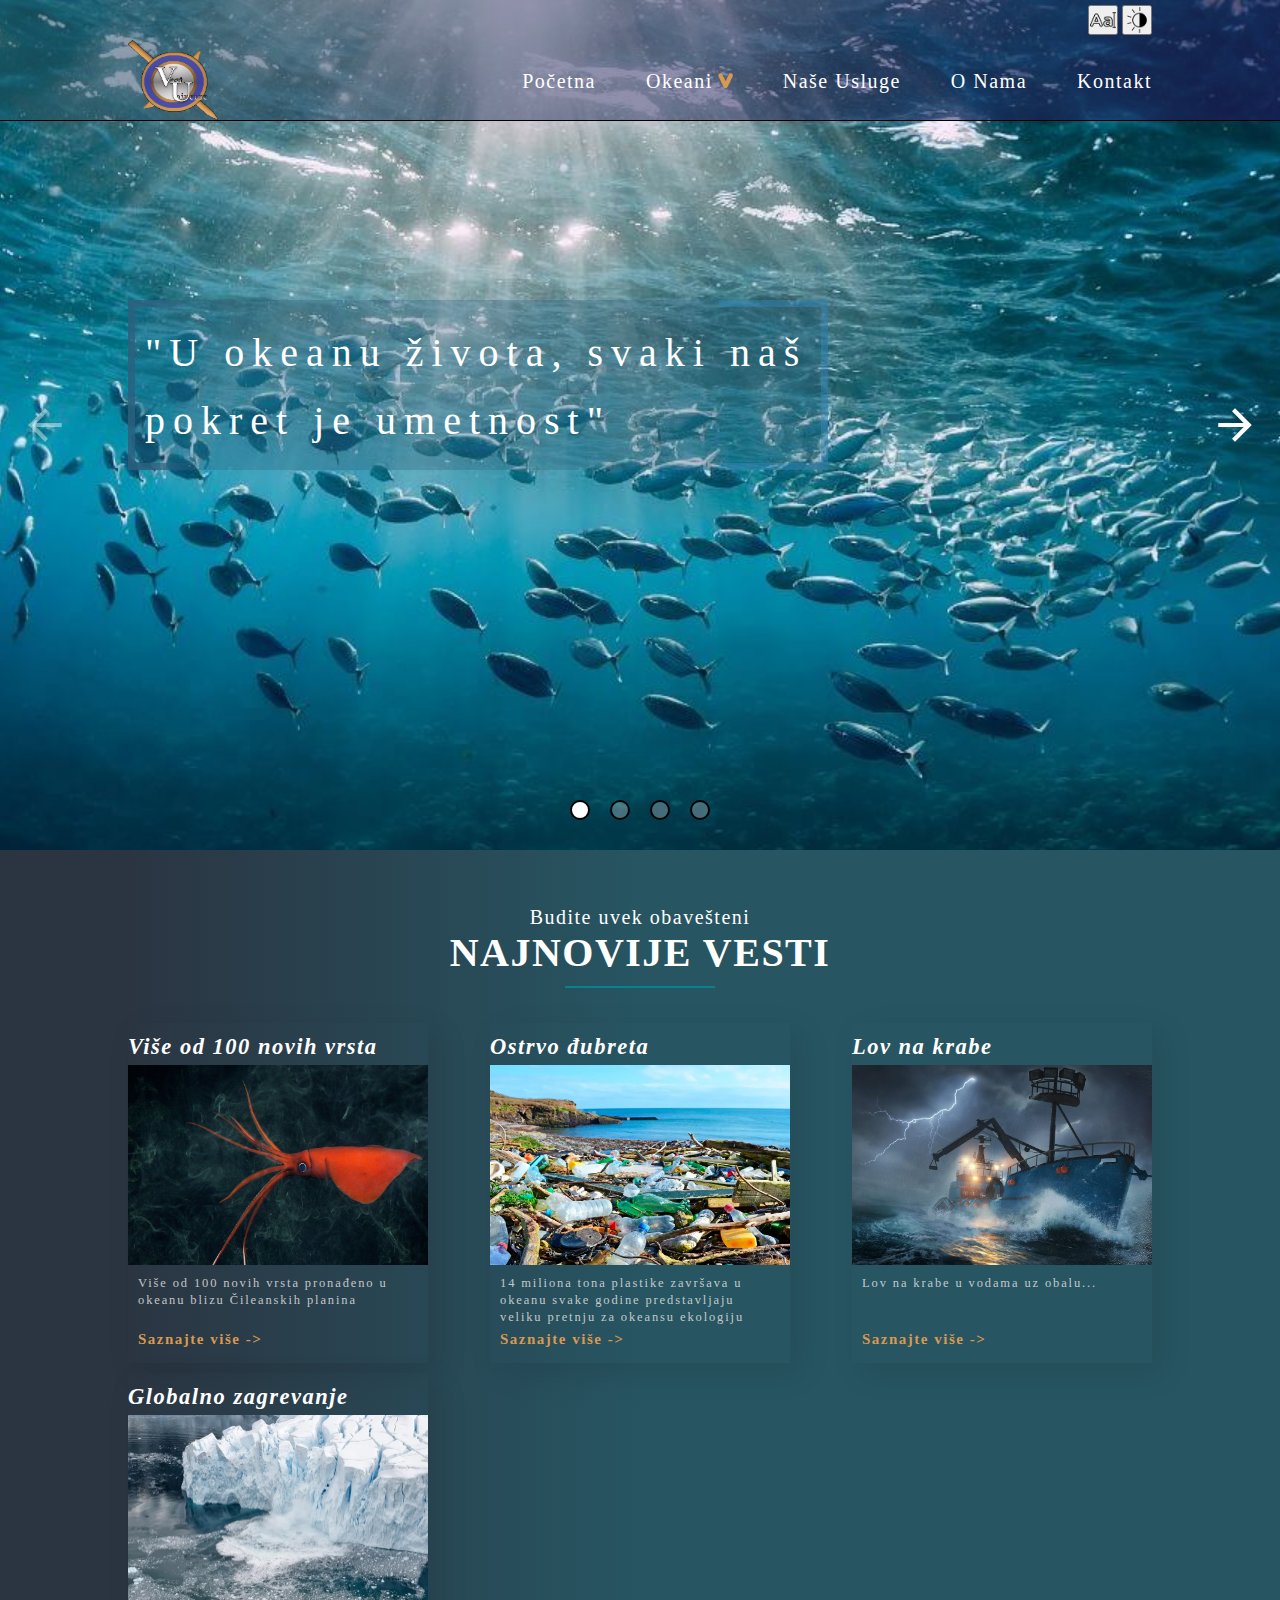
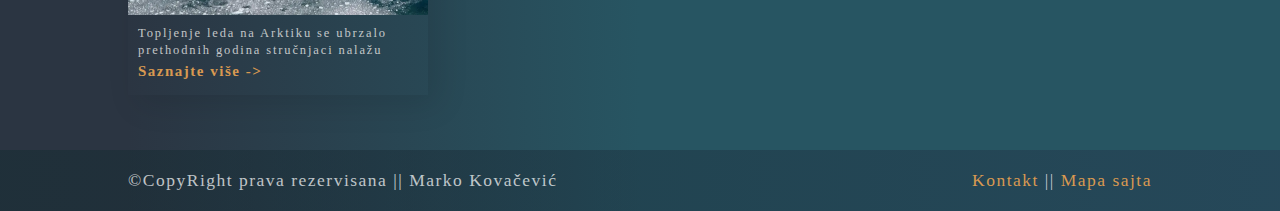
<file: index.html>
<!DOCTYPE html>
<html lang="en">
<head>
    <meta charset="UTF-8">
    <meta http-equiv="X-UA-Compatible" content="IE=edge">
    <meta name="viewport" content="width=device-width, initial-scale=1.0">
    <meta name="description" content="Kompanija Vast Universe, okeani, najnovije vesti i dešavanja na vodenim površinama">
    <link rel="stylesheet" href="./style.css">
    <link id="font" rel="stylesheet" href="./FrontEnd/src/zajednicko/promenljive/fontNormalni.css">
    <link id="boje" rel="stylesheet" href="./FrontEnd/src/zajednicko/promenljive/paletaBoja1.css">
    <link rel="stylesheet" href="./FrontEnd/src/stranice/pocetna/pocetna.css">
    <link rel="stylesheet" href="./FrontEnd/src/stranice/pocetna/pocetnaMquery.css">
    <link rel="stylesheet" href="./FrontEnd/src/zajednicko/navigacija/header.css">
    <link rel="stylesheet" href="./FrontEnd/src/zajednicko/navigacija/headerMquery.css">
    <link rel="stylesheet" href="./FrontEnd/src/zajednicko/footer/footer.css">
    <title>Okeani</title>
</head>
<body id="body">
    <!--Navigation-->
    <nav class="navigacija">
            <div class="dodatneOpcije container">
                <button id="promeniFont"><img src="./FrontEnd/slike/font.png"></button>
                <button id="promeniPaletu"><img src="./FrontEnd/slike/svetlo-tamno.png"></button>
            </div>
        <div class="navigacija__container container">
        <button type="button" class="navigacija__dugme" title="hamburgerButton">
            <span class="navigacija__spanLinija"></span>
            <span class="navigacija__spanLinija"></span>
            <span class="navigacija__spanLinija"></span>
        </button>
        <img class="navigacija__ikonica" src="./FrontEnd/slike/Ikonica.png" alt="icon.png">
     <div class="navigacija__paket">
        <ul class="navigacija__lista navigacija__sakrijNav">
            <li class="navigacija__lista-li"><a class="navigacija__list-link" href="./index.html">Početna</a></li>
            <li class="navigacija__lista-li"><a class="navigacija__list-link" href="#/">Okeani</a><img tabindex="0" aria-expanded ="false" tabindex="0" class="navigacija__link-dugme" src="./FrontEnd/slike/strelica-dole.png" alt="strelica-dole.png"></li>
                <li class="sekundarnaNavigacija" style="display:none">
                    <ul>
                        <li class=""><a href="./FrontEnd/src/stranice/AtlantskiOkean/AtlantskiOkean.html">Atlantski okean</a></li>
                        <li class=""><a href="./FrontEnd/src/stranice/TihiOkean/TihiOkean.html">Tihi okean</a></li>
                        <li class=""><a href="./FrontEnd/src/stranice/IndijskiOkean/IndijskiOkean.html">Indijski okean</a></li>
                        <li class=""><a href="./FrontEnd/src/stranice/ArktickiOkean/ArktickiOkean.html">Arktički okean</a></li>
                        <li class=""><a href="./FrontEnd/src/stranice/AntartickiOkean/AntartickiOkean.html">Antarktički okean</a></li>
                    </ul>
                </li>
            <li class="navigacija__lista-li"><a class="navigacija__lista-link" href="./FrontEnd/src/stranice/NaseUsluge/usluge.html">Naše Usluge</a></li>
            <li class="navigacija__lista-li"><a class="navigacija__lista-link" href="./FrontEnd/src/stranice/oNama/oNama.html">O Nama</a></li>
            <li class="navigacija__lista-li"><a class="navigacija__lista-link" href="./FrontEnd/src/stranice/kontakt/kontakt.html">Kontakt</a></li>
        </ul>
    </div>
  </div>
</nav>
<!--Sekcija Naslov-->
<section class="naslov">
    <div class="naslov__dugmadOmotac">
         <button type="button" class="naslov__dugme naslov__dugme--nazad je-sakriveno"><span class="font-ikonice strelica-nazad je-sakriveno">arrow_backward</span></button>
         <button type="button" class="naslov__dugme naslov__dugme--napred"><span class="font-ikonice strelica-napred">arrow_forward</span></button>
   </div>
 <div class="naslov__slajder">
    <img class="naslov__img trenutni-slajd" src="./FrontEnd/slike/okean1.jpg" alt="okean-slika1.jpg">
    <img loading="lazy" class="naslov__img" src="./FrontEnd/slike/okean2.jpg" alt="okean-slika2.jpg">
    <img loading="lazy" class="naslov__img" src="./FrontEnd/slike/okean3.jpg" alt="okean-slika3.jpg">
    <img loading="lazy" class="naslov__img" src="./FrontEnd/slike/okean4.webp" alt="okean-slika4.webp">
 </div>
    <div class="naslov__container">
        <div class="container">      
        <div class="naslov__text-dugme">
            <p class="naslov__text">"U okeanu života, svaki naš pokret je umetnost"</p>
        </div>
        <div class="naslov__ul">
            <button aria-label="prikaži sliku 1" class="naslov__carousel-lista trenutni-slajd"></button>
            <button aria-label="prikaži sliku 2" class="naslov__carousel-lista"></button>
            <button aria-label="prikaži sliku 3" class="naslov__carousel-lista"></button>
            <button aria-label="prikaži sliku 4" class="naslov__carousel-lista"></button>
        </div>
     </div>
   </div>
</section>
<section class="novosti">
    <div class="container">
       <div class="naslovniDeo">
            <h5>
                Budite uvek obavešteni
            </h5>
            <h2 class="novosti__naslov">
                NAJNOVIJE VESTI
            </h2>
            <hr>
       </div>
      <div class="novosti__sveKarteContainer">
        <!-- Novosti/Vesti se ispisuju ovde kroz json-> JS -->
      </div>
   </div>
</section>
    <footer class="footer">
        <div class="footer__container container">
         <div>
            <p>©CopyRight prava rezervisana || Marko Kovačević</p>
        </div>
        <div>
            <a href="./FrontEnd/src/stranice/kontakt/kontakt.html">Kontakt</a> || <a href="#">Mapa sajta</a>
        </div>
    </div>
    </footer>
<script src="./FrontEnd/src/stranice/pocetna/pocetna.js" type="module"></script>
<script src="./FrontEnd/src/zajednicko/navigacija/header-pocetna.js"></script>
</body>
</html>
</file>
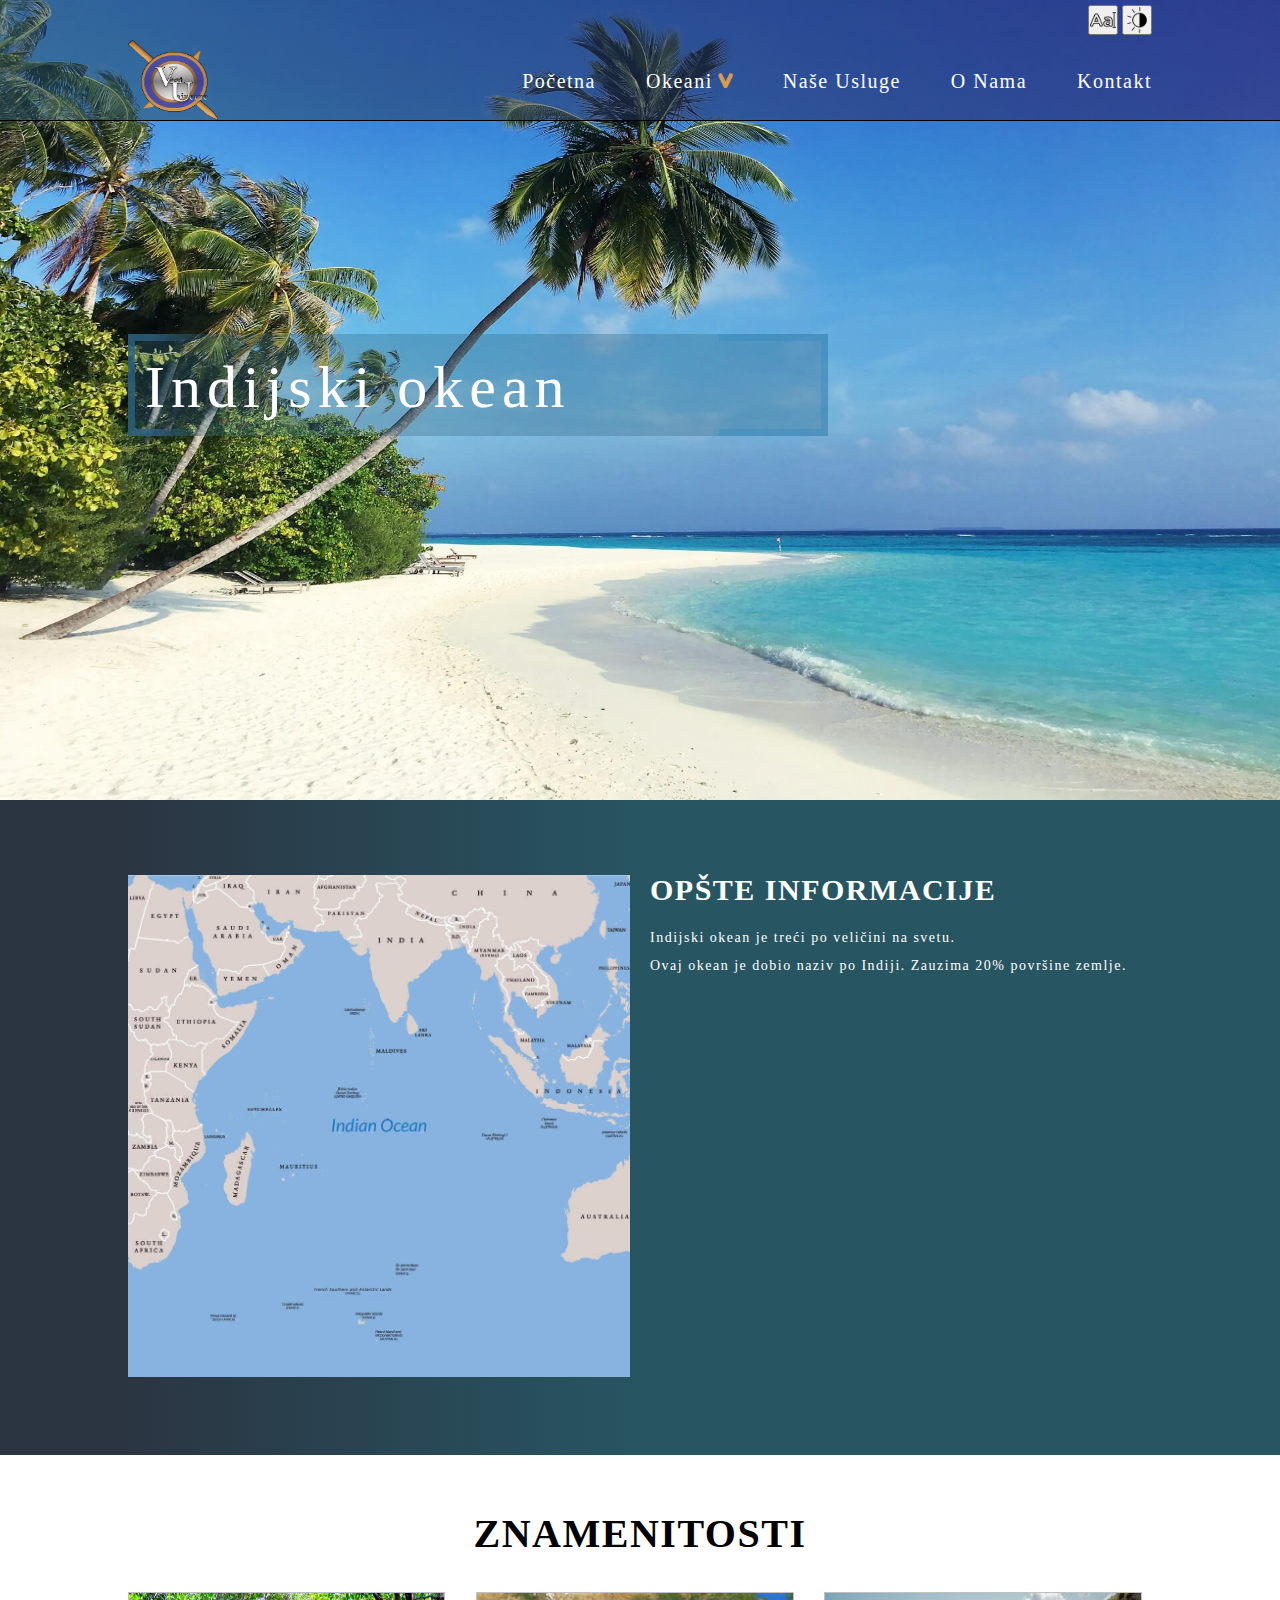
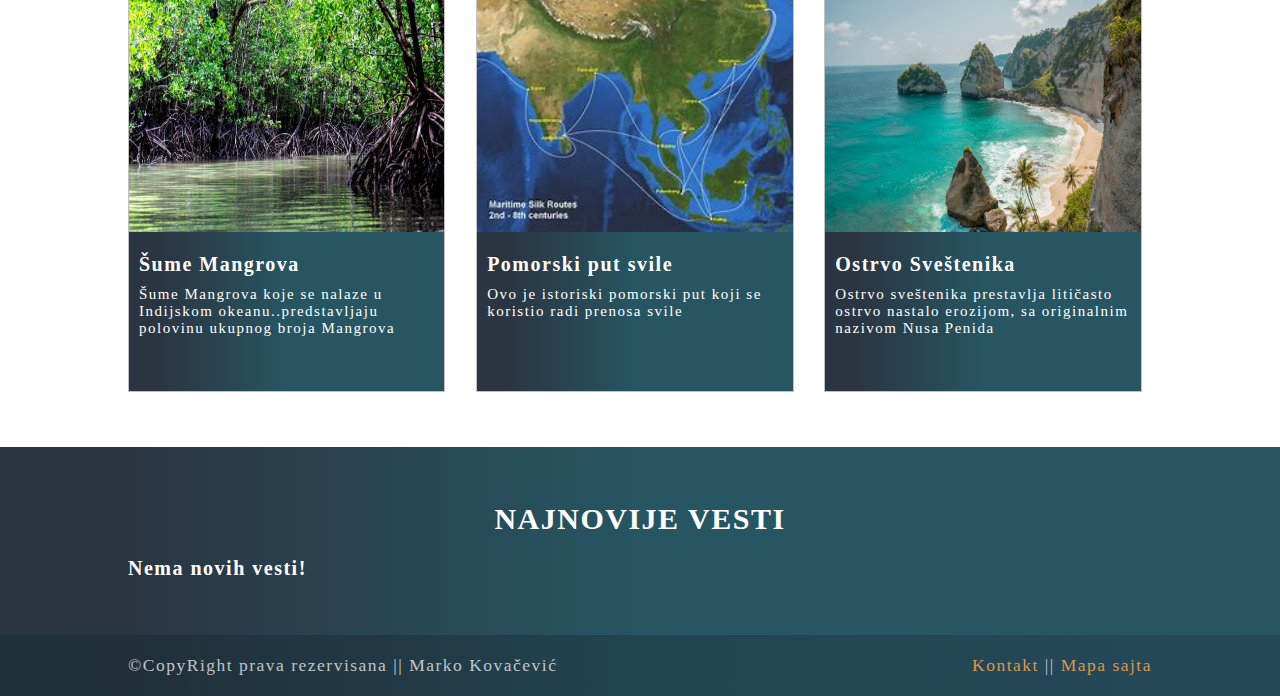
<file: FrontEnd/src/stranice/IndijskiOkean/IndijskiOkean.html>
<!DOCTYPE html>
<html lang="en">
<head>
    <meta charset="UTF-8">
    <meta name="viewport" content="width=device-width, initial-scale=1.0">
    <meta name="description" content="Kompanija Vast Universe, okeani, najnovije vesti i dešavanja na vodenim površinama">
    <link rel="stylesheet" href="../../../../style.css">
    <link id="font" rel="stylesheet" href="../../zajednicko/promenljive/fontNormalni.css">
    <link id="boje" rel="stylesheet" href="../../zajednicko/promenljive/paletaBoja1.css">
    <link rel="stylesheet" href="../../zajednicko/navigacija/header.css">
    <link rel="stylesheet" href="../../zajednicko/navigacija/headerMquery.css">
    <link rel="stylesheet" href="../../zajednicko/footer/footer.css">
    <link rel="stylesheet" href="./IndijskiOkean.css">
    <link rel="stylesheet" href="./IndijskiOkean-mquery.css">
    <title>Antarkticki okean</title>
</head>
<body id="body">
    <!-- Navigacija -->
    <nav class="navigacija">
        <div class="dodatneOpcije container">
            <button id="promeniFont"><img src="../../../slike/font.png"></button>
            <button id="promeniPaletu"><img src="../../../slike/svetlo-tamno.png"></button>
        </div>
        <div class="navigacija__container container">
        <button type="button" class="navigacija__dugme" title="hamburgerButton">
            <span class="navigacija__spanLinija"></span>
            <span class="navigacija__spanLinija"></span>
            <span class="navigacija__spanLinija"></span>
        </button>
        <img class="navigacija__ikonica" src="../../../slike/Ikonica.png" alt="icon.png">
     <div class="navigacija__paket">
        <ul class="navigacija__lista navigacija__sakrijNav">
            <li class="navigacija__lista-li"><a class="navigacija__lista-link" href="../../../../index.html">Početna</a></li>
            <li class="navigacija__lista-li"><a class="navigacija__lista-link" href="#/">Okeani</a><img tabindex="0" aria-expanded ="false" tabindex="0" class="navigacija__link-dugme" src="../../../slike/strelica-dole.png" alt="strelica-dole.png"></li>
                <li class="sekundarnaNavigacija" style="display:none">
                    <ul>
                        <li class=""><a href="../AtlantskiOkean/AtlantskiOkean.html">Atlantski okean</a></li>
                        <li class=""><a href="../TihiOkean/TihiOkean.html">Tihi okean</a></li>
                        <li class=""><a href="../IndijskiOkean/IndijskiOkean.html">Indijski okean</a></li>
                        <li class=""><a href="../ArktickiOkean/ArktickiOkean.html">Arktički okean</a></li>
                        <li class=""><a href="../AntartickiOkean/AntartickiOkean.html">Antarktički okean</a></li>
                    </ul>
                </li>
            <li class="navigacija__lista-li"><a class="navigacija__lista-link" href="../NaseUsluge/usluge.html">Naše Usluge</a></li>
            <li class="navigacija__lista-li"><a class="navigacija__lista-link" href="../oNama/oNama.html">O Nama</a></li>
            <li class="navigacija__lista-li"><a class="navigacija__lista-link" href="../kontakt/kontakt.html">Kontakt</a></li>
        </ul>
    </div>
  </div>
</nav>
<!-- Sekcija -->
    <section class="naslov">
            <div class="naslov__img">
                <img src="../../../slike/Indijski-Okean.jpg" alt="atlanticki-okean.jpg">
            </div>  
         <div class="naslov__container">
            <div class="container"> 
                <div class="naslov__textCont">
                    <p class="naslov__text">Indijski okean</p>
               </div>
        </div>
    </div>
    </section>
    <section class="okean">
        <div class="okean__sadrzaj container">
                <div class="okean__info">
                    <div class="okean__image">
                        <img src="../../../slike/indijski-okean-mapa.jpg" alt="indijski-okean-mapa.jpg">
                    </div>
                    <div class="okean__textCont">
                        <h3 class="okean__naslov">OPŠTE INFORMACIJE</h3>
                        <p>
                            Indijski okean je treći po veličini na svetu. <br>
                            Ovaj okean je dobio naziv po Indiji. Zauzima 20% površine zemlje.
                         </p>
                    </div>
                </div>
        </div>
    </section>
    <section class="znamenitosti">
        <div class="znamenitosti__container container">
                    <h2 class="znamenitosti__naslov">ZNAMENITOSTI</h2>
            </div>
            <div class="znamenitosti__karticeCont container">
                <!-- Karte se generišu ovde -->
            </div>
    </section> 
    <section class="novosti">
        <div class="container">
           <div class="naslovniDeo">
                <h3 class="novosti__naslov">
                    NAJNOVIJE VESTI
                </h3>
           </div>
          <div class="novosti__sveKarteContainer">
            <!-- Novosti/Vesti se ispisuju ovde kroz json-> JS -->
          </div>
       </div>
    </section>
    <footer class="footer">
        <div class="footer__container container">
         <div>
            <p>©CopyRight prava rezervisana || Marko Kovačević</p>
        </div>
        <div>
            <a href="../kontakt/kontakt.html">Kontakt</a> || <a href="#">Mapa sajta</a>
        </div>
    </div>
    <script src="../../zajednicko/navigacija/header.js"></script>
    <script type="module" src="./IndijskiOkean.js"></script>
</body>
</html>
</file>
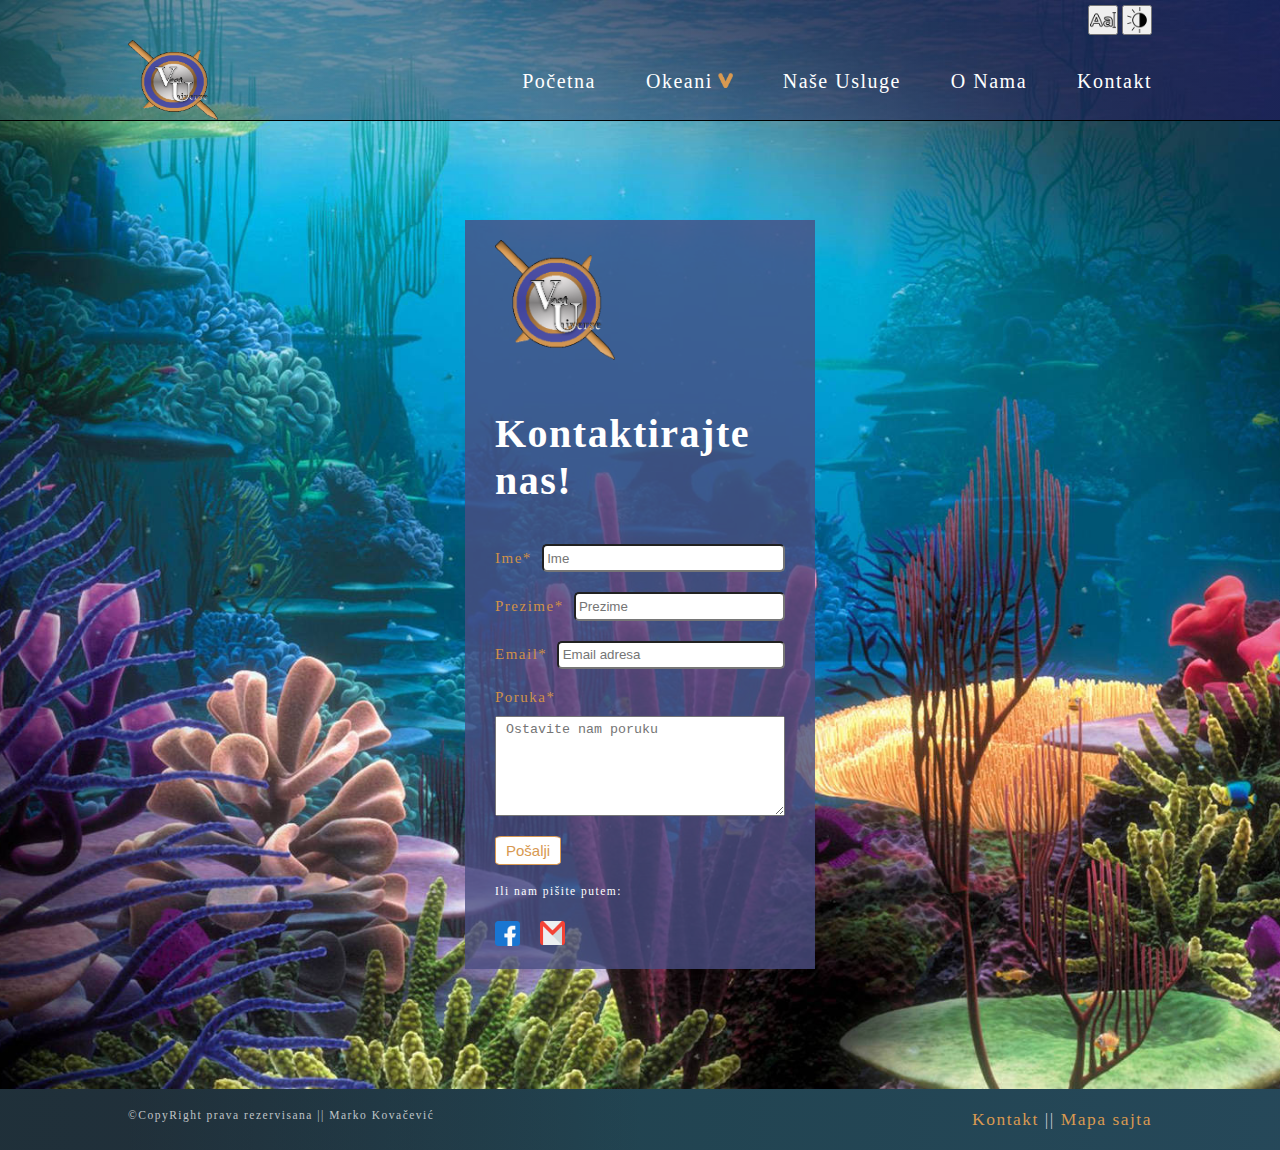
<file: FrontEnd/src/stranice/kontakt/kontakt.html>
<!DOCTYPE html>
<html lang="en">
<head>
    <meta charset="UTF-8">
    <meta name="viewport" content="width=device-width, initial-scale=1.0">
    <meta name="description" content="Kompanija Vast Universe, okeani, najnovije vesti i dešavanja na vodenim površinama">
    <link rel="stylesheet" href="../../../../style.css">
    <link id="font" rel="stylesheet" href="../../zajednicko/promenljive/fontNormalni.css">
    <link id="boje" rel="stylesheet" href="../../zajednicko/promenljive/paletaBoja1.css">
    <link rel="stylesheet" href="../../zajednicko/navigacija/header.css">
    <link rel="stylesheet" href="../../zajednicko/navigacija/headerMquery.css">
    <link rel="stylesheet" href="../../zajednicko/footer/footer.css">
    <link rel="stylesheet" href="./kontakt.css">
    <link rel="stylesheet" href="./kontakt-mquery.css">
    <title>Kontakt</title>
</head>
<body id="body">
        <!--Navigation-->
        <nav class="navigacija">
            <div class="dodatneOpcije container">
                <button id="promeniFont"><img src="../../../slike/font.png"></button>
                <button id="promeniPaletu"><img src="../../../slike/svetlo-tamno.png"></button>
            </div>
            <div class="navigacija__container container">
            <button type="button" class="navigacija__dugme" title="hamburgerButton">
                <span class="navigacija__spanLinija"></span>
                <span class="navigacija__spanLinija"></span>
                <span class="navigacija__spanLinija"></span>
            </button>
            <img class="navigacija__ikonica" src="../../../slike/Ikonica.png" alt="icon.png">
         <div class="navigacija__paket">
            <ul class="navigacija__lista navigacija__sakrijNav">
                <li class="navigacija__lista-li"><a class="navigacija__lista-link" href="../../../../index.html">Početna</a></li>
                <li class="navigacija__lista-li"><a class="navigacija__lista-link" href="#/">Okeani</a><img tabindex="0" aria-expanded ="false" tabindex="0" class="navigacija__link-dugme" src="../../../slike/strelica-dole.png" alt="strelica-dole.png"></li>
                    <li class="sekundarnaNavigacija" style="display:none">
                        <ul>
                            <li class=""><a href="../AtlantskiOkean/AtlantskiOkean.html">Atlantski okean</a></li>
                            <li class=""><a href="../TihiOkean/TihiOkean.html">Tihi okean</a></li>
                            <li class=""><a href="../IndijskiOkean/IndijskiOkean.html">Indijski okean</a></li>
                            <li class=""><a href="../ArktickiOkean/ArktickiOkean.html">Arktički okean</a></li>
                            <li class=""><a href="../AntartickiOkean/AntartickiOkean.html">Antarktički okean</a></li>
                        </ul>
                    </li>
                <li class="navigacija__lista-li"><a class="navigacija__lista-link" href="../NaseUsluge/usluge.html">Naše Usluge</a></li>
                <li class="navigacija__lista-li"><a class="navigacija__lista-link" href="../oNama/oNama.html">O Nama</a></li>
                <li class="navigacija__lista-li"><a class="navigacija__lista-link" href="../kontakt/kontakt.html">Kontakt</a></li>
            </ul>
        </div>
      </div>
    </nav>
 <section class="kontakt">
    <form class="kontakt__forma" method="POST" action="#">
        <div class="logo-paket">
            <img src="../../../slike/Ikonica.png" alt="logo.png">
        </div>
        <h1>Kontaktirajte nas!</h1>
    <div class="kontakt__inputPoljaILabel">
        <div class="kontakt__inputContainer">
            <label for="Ime">Ime*</label>
            <input name="Ime" id="ime" type="text" pattern="[A-Za-z]{1,20}" maxlength="20" placeholder="Ime" required  oninvalid="this.setCustomValidity('Molimo vas unesite 1 do 20 karaktera')" oninput="setCustomValidity('')">
        </div>
        <div class="kontakt__inputContainer">
            <label for="Prezime">Prezime*</label>
            <input name="Prezime" id="prezime" type="text" pattern="[A-Za-z]{1,20}" maxlength="20" placeholder="Prezime" required  oninvalid="this.setCustomValidity('Molimo vas unesite 1 do 20 karaktera')" oninput="setCustomValidity('')">
        </div>
        <div class="kontakt__inputContainer">
            <label for="Email">Email*</label>
            <input name="Email" id="email" type="email" placeholder="Email adresa" required  oninvalid="this.setCustomValidity('Molimo vas unesite ispravnu Email adresu')" oninput="setCustomValidity('')">
        </div>
        <div class="kontakt__inputContainer kontakt__inputContainer--poruka">
            <label for="Poruka">Poruka*</label>
            <textarea id="poruka" name="Poruka" required placeholder="Ostavite nam poruku" pattern="[A-Za-z]{1,1000}" oninvalid="this.setCustomValidity('Molimo vas unesite komentar')" oninput="setCustomValidity('')"></textarea>
        </div>
    </div>
        <button type="submit" id="formaDugme" class="dugme">Pošalji</button>
        <div>
            <p>Ili nam pišite putem:</p>
        </div>
        <div class="kontakt__ikonice">
         <div class="kontakt__ikonica">
            <a class="kontakt__ikonica" href="#"><img src="../../../slike/facebook.png" alt="facebook.png"></a>
         </div>
        <div class="kontakt__ikonica kontakt__ikonica--email">
            <a class="kontakt__ikonica kontakt__ikonica--email" href="#"><img src="../../../slike/email-icon.png" alt="email-icon.png"></a>
        </div>
      </div>
    </form>
 </section>
 <footer class="footer">
    <div class="footer__container container">
     <div>
        <p>©CopyRight prava rezervisana || Marko Kovačević</p>
    </div>
    <div>
        <a href="../kontakt/kontakt.html">Kontakt</a> || <a href="#">Mapa sajta</a>
    </div>
</div>
</body>
<script src="./kontakt.js"></script>
<script src="../../zajednicko/navigacija/header.js"></script>
</html>
</file>
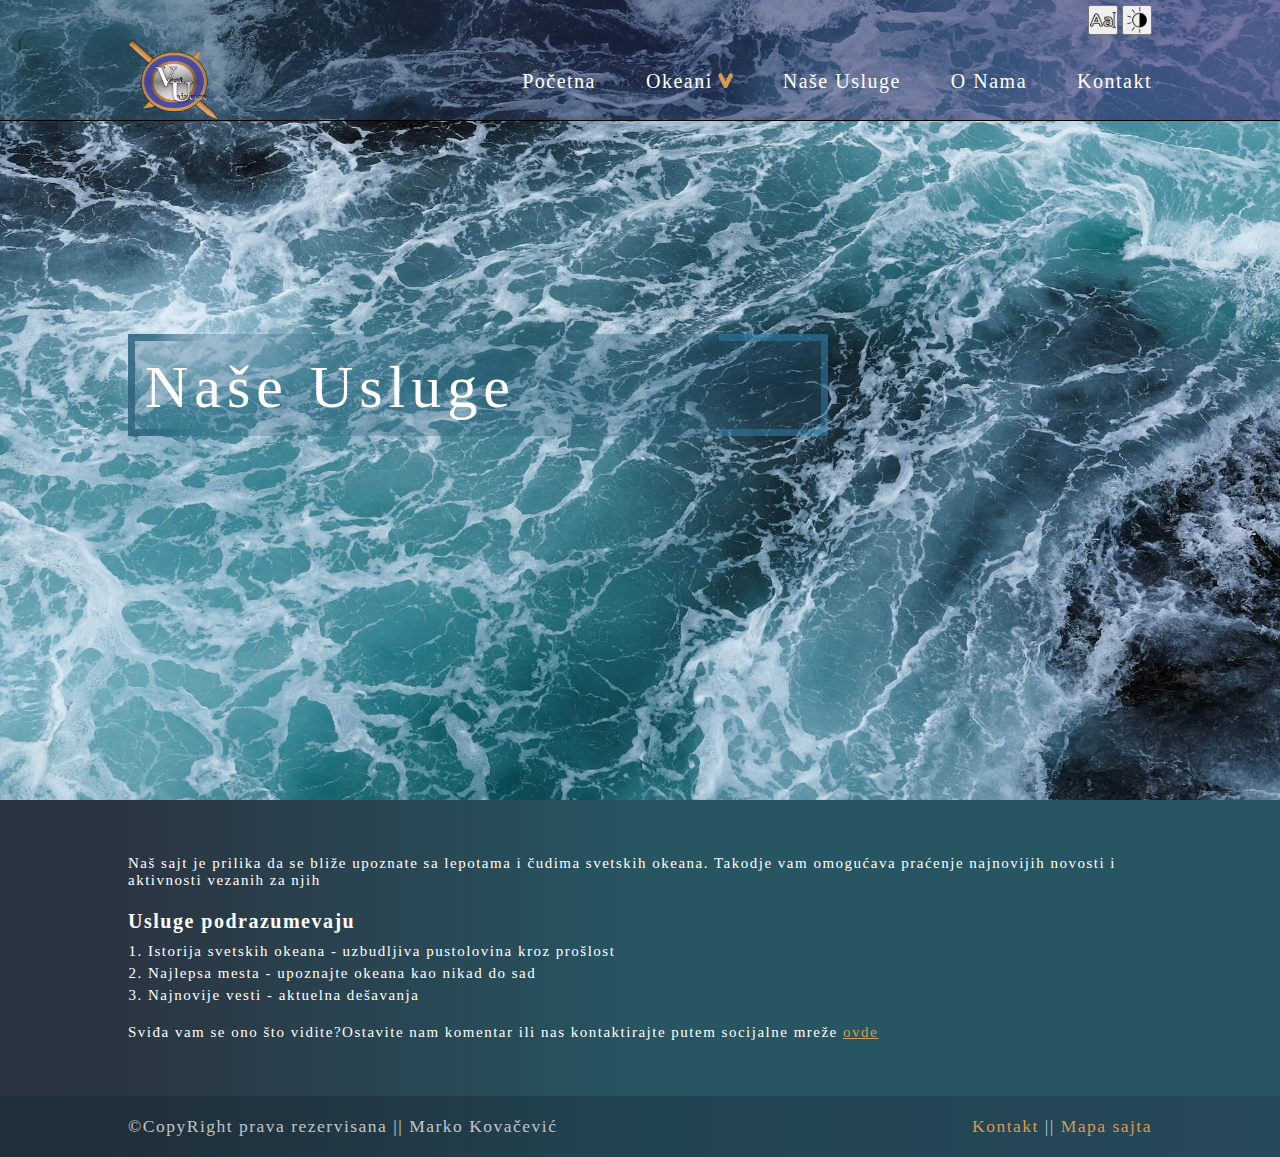
<file: FrontEnd/src/stranice/NaseUsluge/usluge.html>
<!DOCTYPE html>
<html lang="en">
<head>
    <meta charset="UTF-8">
    <meta name="viewport" content="width=device-width, initial-scale=1.0">
    <meta name="description" content="Kompanija Vast Universe, okeani, najnovije vesti i dešavanja na vodenim površinama">
    <link rel="stylesheet" href="../../../../style.css">
    <link id="font" rel="stylesheet" href="../../zajednicko/promenljive/fontNormalni.css">
    <link id="boje" rel="stylesheet" href="../../zajednicko/promenljive/paletaBoja1.css">
    <link rel="stylesheet" href="../../zajednicko/navigacija/header.css">
    <link rel="stylesheet" href="../../zajednicko/navigacija/headerMquery.css">
    <link rel="stylesheet" href="../../zajednicko/footer/footer.css">
    <link rel="stylesheet" href="./usluge.css">
    <link rel="stylesheet" href="./usluge-mquery.css">
    <title>Naše Usluge</title>
</head>
<body id="body">
    <!-- Navigacija -->
    <nav class="navigacija">
        <div class="dodatneOpcije container">
            <button id="promeniFont"><img src="../../../slike/font.png"></button>
            <button id="promeniPaletu"><img src="../../../slike/svetlo-tamno.png"></button>
        </div>
        <div class="navigacija__container container">
        <button type="button" class="navigacija__dugme" title="hamburgerButton">
            <span class="navigacija__spanLinija"></span>
            <span class="navigacija__spanLinija"></span>
            <span class="navigacija__spanLinija"></span>
        </button>
        <img class="navigacija__ikonica" src="../../../slike/Ikonica.png" alt="icon.png">
     <div class="navigacija__paket">
        <ul class="navigacija__lista navigacija__sakrijNav">
            <li class="navigacija__lista-li"><a class="navigacija__lista-link" href="../../../../index.html">Početna</a></li>
            <li class="navigacija__lista-li"><a class="navigacija__lista-link" href="#/">Okeani</a><img tabindex="0" aria-expanded ="false" tabindex="0" class="navigacija__link-dugme" src="../../../slike/strelica-dole.png" alt="strelica-dole.png"></li>
                <li class="sekundarnaNavigacija" style="display:none">
                    <ul>
                        <li class=""><a href="../AtlantskiOkean/AtlantskiOkean.html">Atlantski okean</a></li>
                        <li class=""><a href="../TihiOkean/TihiOkean.html">Tihi okean</a></li>
                        <li class=""><a href="../IndijskiOkean/IndijskiOkean.html">Indijski okean</a></li>
                        <li class=""><a href="../ArktickiOkean/ArktickiOkean.html">Arktički okean</a></li>
                        <li class=""><a href="../AntartickiOkean/AntartickiOkean.html">Antarktički okean</a></li>
                    </ul>
                </li>
            <li class="navigacija__lista-li"><a class="navigacija__lista-link" href="../NaseUsluge/usluge.html">Naše Usluge</a></li>
            <li class="navigacija__lista-li"><a class="navigacija__lista-link" href="../oNama/oNama.html">O Nama</a></li>
            <li class="navigacija__lista-li"><a class="navigacija__lista-link" href="../kontakt/kontakt.html">Kontakt</a></li>
        </ul>
    </div>
  </div>
</nav>
<!-- Sekcija -->
    <section class="naslov">
            <div class="naslov__img">
                <img src="../../../slike/usluge-pozadina.jpg" alt="usluge-pozadina.jpg">
            </div>  
         <div class="naslov__container">
            <div class="container"> 
                <div class="naslov__textCont">
                    <p class="naslov__text">Naše Usluge</p>
               </div>
        </div>
    </div>
    </section>
    <section class="usluge">
        <div class="container">
            <div class="usluge__sadrzaj">
                <p>Naš sajt je prilika da se bliže upoznate sa lepotama i čudima svetskih okeana. Takodje vam omogućava praćenje najnovijih novosti i aktivnosti vezanih za njih</p>
                     <div class="usluge__lista">
                        <h5>Usluge podrazumevaju</h5>
                        <ol>
                            <li class="obicnaLista">Istorija svetskih okeana - uzbudljiva pustolovina kroz prošlost</li>
                            <li class="obicnaLista">Najlepsa mesta - upoznajte okeana kao nikad do sad</li>
                            <li class="obicnaLista">Najnovije vesti -  aktuelna dešavanja</li>
                        </ol>  
                    </div>
                <p>Sviđa vam se ono što vidite?Ostavite nam komentar ili nas kontaktirajte putem socijalne mreže <a class="kontaktLink" href="../kontakt/kontakt.html">ovde</a></p>
            </div>
        </div>
    </section>
    <footer class="footer">
        <div class="footer__container container">
         <div>
            <p>©CopyRight prava rezervisana || Marko Kovačević</p>
        </div>
        <div>
            <a href="../kontakt/kontakt.html">Kontakt</a> || <a href="#">Mapa sajta</a>
        </div>
    </div>
    <script src="../../zajednicko/navigacija/header.js"></script>
</body>
</html>
</file>
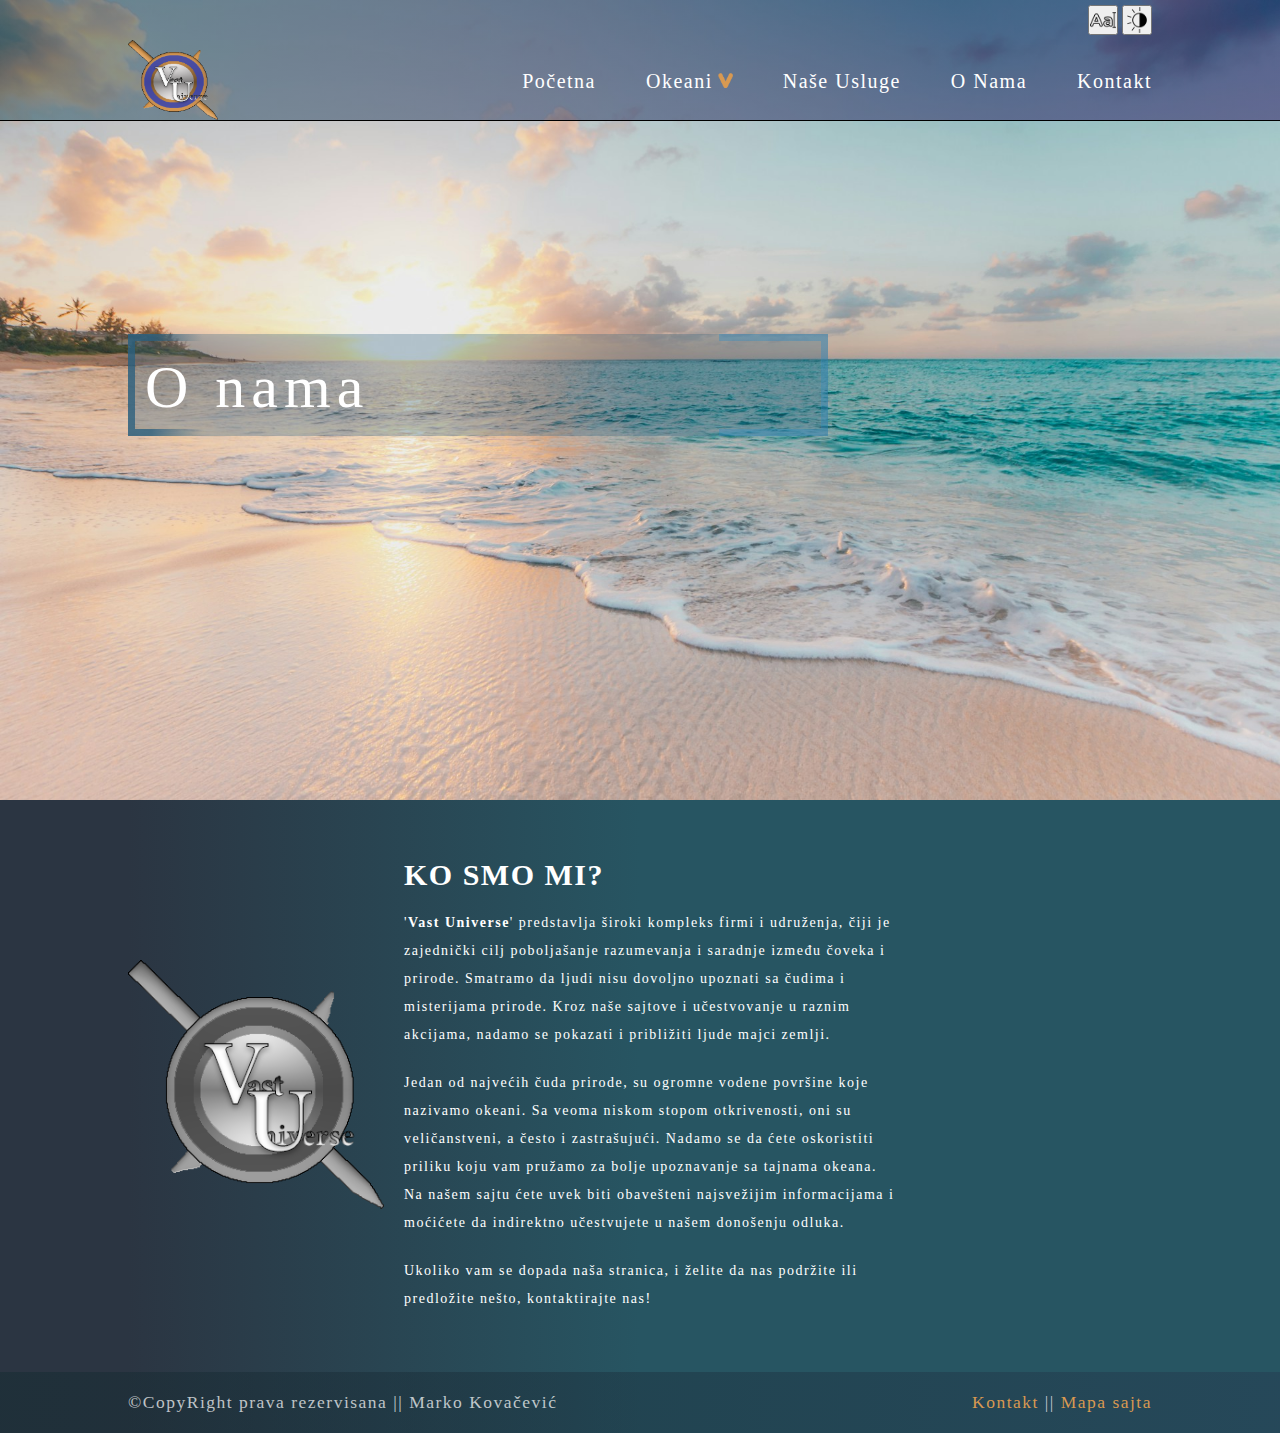
<file: FrontEnd/src/stranice/oNama/oNama.html>
<!DOCTYPE html>
<html lang="en">
<head>
    <meta charset="UTF-8">
    <meta name="viewport" content="width=device-width, initial-scale=1.0">
    <meta name="description" content="Kompanija Vast Universe, okeani, najnovije vesti i dešavanja na vodenim površinama">
    <link rel="stylesheet" href="../../../../style.css">
    <link id="font" rel="stylesheet" href="../../zajednicko/promenljive/fontNormalni.css">
    <link id="boje" rel="stylesheet" href="../../zajednicko/promenljive/paletaBoja1.css">
    <link rel="stylesheet" href="../../zajednicko/navigacija/header.css">
    <link rel="stylesheet" href="../../zajednicko/navigacija/headerMquery.css">
    <link rel="stylesheet" href="../../zajednicko/footer/footer.css">
    <link rel="stylesheet" href="./oNama.css">
    <link rel="stylesheet" href="./oNamaMquery.css">
    <title>Okeani</title>
</head>
<body id="body">
    <!--Navigation-->
    <nav class="navigacija">
        <div class="dodatneOpcije container">
            <button id="promeniFont"><img src="../../../slike/font.png"></button>
            <button id="promeniPaletu"><img src="../../../slike/svetlo-tamno.png"></button>
        </div>
        <div class="navigacija__container container">
        <button type="button" class="navigacija__dugme" title="hamburgerButton">
            <span class="navigacija__spanLinija"></span>
            <span class="navigacija__spanLinija"></span>
            <span class="navigacija__spanLinija"></span>
        </button>
        <img class="navigacija__ikonica" src="../../../slike/Ikonica.png" alt="icon.png">
     <div class="navigacija__paket">
        <ul class="navigacija__lista navigacija__sakrijNav">
            <li class="navigacija__lista-li"><a class="navigacija__lista-link" href="../../../../index.html">Početna</a></li>
            <li class="navigacija__lista-li"><a class="navigacija__lista-link" href="#/">Okeani</a><img tabindex="0" aria-expanded ="false" tabindex="0" class="navigacija__link-dugme" src="../../../slike/strelica-dole.png" alt="strelica-dole.png"></li>
                <li class="sekundarnaNavigacija" style="display:none">
                    <ul>
                        <li class=""><a href="../AtlantskiOkean/AtlantskiOkean.html">Atlantski okean</a></li>
                        <li class=""><a href="../TihiOkean/TihiOkean.html">Tihi okean</a></li>
                        <li class=""><a href="../IndijskiOkean/IndijskiOkean.html">Indijski okean</a></li>
                        <li class=""><a href="../ArktickiOkean/ArktickiOkean.html">Arktički okean</a></li>
                        <li class=""><a href="../AntartickiOkean/AntartickiOkean.html">Antarktički okean</a></li>
                    </ul>
                </li>
            <li class="navigacija__lista-li"><a class="navigacija__lista-link" href="../NaseUsluge/usluge.html">Naše Usluge</a></li>
            <li class="navigacija__lista-li"><a class="navigacija__lista-link" href="../oNama/oNama.html">O Nama</a></li>
            <li class="navigacija__lista-li"><a class="navigacija__lista-link" href="../kontakt/kontakt.html">Kontakt</a></li>
        </ul>
    </div>
  </div>
</nav>
    <!--Section Abous Us-->
    <section class="naslov">
        <div class="naslov__img">
            <img src="../../../slike/oNama-pozadina.jpg" alt="oNama-pozadina.jpg">
        </div>  
     <div class="naslov__container">
        <div class="container"> 
            <div class="naslov__textCont">
                <p class="naslov__text">O nama</p>
           </div>
    </div>
</div>
</section>
<section class="oNama">
    <div class="oNama__sadrzaj container">
            <div class="oNama__info">
                <div class="oNama__image">
                    <img src="../../../slike/Ikonica.png" alt="Ikonica.png">
                </div>
                <div class="oNama__textCont">
                    <h3 class="oNama__naslov">KO SMO MI?</h3>
                    <p>
                        '<strong>Vast Universe</strong>' predstavlja široki kompleks firmi i udruženja, čiji je zajednički cilj poboljašanje razumevanja i saradnje između čoveka i prirode.
                      Smatramo da ljudi nisu dovoljno upoznati sa čudima i misterijama prirode. Kroz naše sajtove i učestvovanje u raznim akcijama, nadamo se pokazati i približiti ljude majci zemlji. 
                     </p>
                     <p>
                      Jedan od najvećih čuda prirode, su ogromne vodene površine koje nazivamo okeani. Sa veoma niskom stopom otkrivenosti, oni su veličanstveni, a često i zastrašujući.
                      Nadamo se da ćete oskoristiti priliku koju vam pružamo za bolje upoznavanje sa tajnama okeana.<br>
                      Na našem sajtu ćete uvek biti obavešteni najsvežijim informacijama i moćićete da indirektno učestvujete u našem donošenju odluka.
                     </p>
                     <p>
                       Ukoliko vam se dopada naša stranica, i želite da nas podržite ili predložite nešto, kontaktirajte nas!
                    </p>
                </div>
            </div>
    </div>
</section>
<footer class="footer">
    <div class="footer__container container">
     <div>
        <p>©CopyRight prava rezervisana || Marko Kovačević</p>
    </div>
    <div>
        <a href="../kontakt/kontakt.html">Kontakt</a> || <a href="#">Mapa sajta</a>
    </div>
</div>
<script src="../../zajednicko/navigacija/header.js"></script>
</body>
</html>
</file>
<file: style.css>
*{
    padding:0;
    margin:0;
    box-sizing:border-box;
  }
/* Varijable */
:root{
  --specijalniHyperLink-font:1.5rem;
  --novaKartaText-font:1.25rem;
  --velicina-labela:1.5rem;
  --velicina-naslov:4rem;
  --h2Naslov-velicina:4rem;
  --h3Naslov-velicina:3rem;
  --h5Naslov-velicina:2rem;
}
#body{
  background: rgb(43,53,66);
  background:var(--body);
  color:var(--bela);
  letter-spacing:0.15em;
  min-height:100vh;
}
html{
  font-family: "FontStil";
}

body:focus-visible{
  outline-color:var(--specijalniHyperLink);
  outline-offset:2px;
}
.container{
  width:80% !important;
  margin:0 auto;
  height:100%;
}
.footer{
  position:relative;
  bottom:0;
}
.footer__container{
  display:flex;
  justify-content:space-between;
}
.dugme{
  width:max-content;
  padding: 0.5rem 1rem;
  height:auto;
  background-color:var(--bela);
  color:var(--specijalniHyperLink);
  border-radius:10%;
  font-size:1.5rem;
  display:flex;
  align-items:center;
  justify-content:center;
  border:1px solid var(--specijalniHyperLink);
  transition:all 250 ease-in-out;
}
.dugme:hover{
  cursor:pointer;
  background-color:var(--dugme-hover-pozadina);
  color:var(--dugme-hover-text);
  transition:all 250 ease-in-out;
}
 a{
  text-decoration:none;
  color:var(--navText);
  cursor:pointer;
  transition:all 250ms ease-in-out;
}
.footer a{
  text-decoration:none;
  color:var(--specijalniHyperLink);
  cursor:pointer;
  transition:all 150ms ease-in-out;
}
.okean{
  padding-block:5.5rem;
}
hr{
  align-self:center;
  width:15rem;
  margin-top:1rem;
  margin-bottom:3.5rem;
  height:2px;
  border:1px solid var(--hr);
}

li a:hover{
  color:var(--specijalniHyperLink);
  transition:all 250ms ease-in-out;
}
.footer a:hover{
  color:var(--specijalniHyperLink-hover);
  transition:all 150ms ease-in-out;
}
li:not(.obicnaLista){
  list-style:none;
}
.naslovniDeo{
  display:flex;
  flex-direction:column;
  text-align:center;
  width:100%;
}
@font-face {
  font-family: "FontStil";
  src: url('./Fonts/Material-Design-Iconic-Font.woff');
}
@font-face {
  font-family: 'font-ikonice';
  font-style: normal;
  font-weight: 400;
  src: url('./Fonts/font-za-ikonice.woff2') format('woff2');
}

.font-ikonice{
  font-family: 'font-ikonice';
  font-weight: normal;
  font-style: normal;
  font-size: 24px;
  line-height: 1;
  letter-spacing: normal;
  text-transform: none;
  display: inline-block;
  white-space: nowrap;
  word-wrap: normal;
  direction: ltr;
}
@media only screen and (max-width:1024px){
  .container{
    width:90% !important;
    margin:0 auto;
    height:100%;
  }
}
@media only screen and (max-width:768px){
  .container{
    width:95% !important;
    margin:0 auto;
    height:100%;
  }
}
</file>
<file: FrontEnd/src/zajednicko/promenljive/fontNormalni.css>
html {
    /* Objašnjenje - 62.5% => 10px = 1rem;  */
      font-size: 62.5%;
  }
@media only screen and (max-width:768px){
    html {
      /* Objašnjenje - 62.5% => 10px = 1rem;  */
        font-size: 52.5%;
    }
  }
  @media only screen and (max-width:320px){
    html {
      /* Objašnjenje - 62.5% => 10px = 1rem;  */
        font-size: 42.5%;
    }
  }
</file>
<file: FrontEnd/src/zajednicko/promenljive/paletaBoja1.css>
:root{
--navText:rgb(255, 255, 255);
--novaKartaText:rgba(224, 224, 224, 0.849);
--navigacijaDvaPozadina:rgb(48, 51, 142);
--specijalniHyperLink:rgb(216, 153, 81);
--specijalniHyperLink-hover:rgb(213, 131, 37);
--dugme-hover-pozadina:rgb(216, 153, 81);
--dugme-hover-text:rgb(255, 255, 255);
--boja-labela:rgb(208, 145, 72);
--bela:rgb(255, 255, 255);
--senka:rgb(43, 53, 66);
--text-zamucen:rgba(255, 255, 255, 0.719);
--iskljuceno:rgb(255, 255, 255);
--crna:#000000;
--svetloCrna:#1f2946;
--svetloSiva:#e9e9e949;
--tamnoSiva:rgba(122, 122, 122, 0.5);
--tamnoPlava:rgb(41, 79, 101);
--sivkastaPlava:#0b818b;
--plava:#55f1ff;
--svetloPlava:#d2e5fb;
--pozadina-bela:#ffffff;
--hr:#0b818b;

--body:linear-gradient(90deg, rgba(43,53,66,1) 10%, rgba(39,85,98,1) 50%);
--boja-forme:rgba(74, 77, 130, 0.8);
--senka-blaga: 9.899px 9.899px 30px 0 rgba(0,0,0, 0.1);
}
</file>
<file: FrontEnd/src/stranice/pocetna/pocetna.css>
.naslov{
    position:relative;
    overflow:hidden;
    width:100%;
}

.naslov__dugmadOmotac{
        position:absolute;
        inset:0;
        display:flex;
        width:100%;
        height:auto;
        padding:0 2rem;
        flex-direction:row;
        justify-content:space-between;
        align-items:center;
}

.naslov__dugme{
        width:50px;
        height:50px;
        background-color:transparent;
        cursor:pointer;
        border:none;
        z-index:20;
}

.naslov__dugme > span{
        color:var(--bela);
        font-size:50px;
        width:50px;
}

.strelica-nazad{
        color:var(--bela);
        pointer-events:all;
}
.strelica-napred{
        color:var(--bela);
        pointer-events:all;
}

.je-sakriveno{
        color:var(--iskljuceno);
        opacity:0.65;
        pointer-events:none;
}
.naslov__carousel{
        position:relative;
        height:100%;
        transition:transform 250ms ease-in;
        z-index: -1;
}
.naslov__img{
    position:absolute;
    width:100%;
    height:100vh;
    background-position:center;
    object-fit:cover;
  }

.naslov__container{
        background-color: rgba(0, 0, 0, 0.3);
        width:100%;
        height:85rem;
        transition: .5s ease;
}
.naslov__text-dugme{
        display:flex;
        height:80rem;
        flex-direction:column;
        justify-content:center;
}
.naslov__text{
        position:relative;
        max-width:70rem; 
        font-size:var(--velicina-naslov);
        line-height:68px;
        letter-spacing:0.2em;
        color:var(--bela);
        margin-bottom:3rem;
        border: 7.5px solid;
        padding:1rem;
        background-color:rgba(44, 96, 126,0.3) ;
        border-image: linear-gradient(to right, rgba(44, 96, 126,0.8) 2.5%,transparent 10%, transparent 85%, rgba(51, 140, 192,0.4) 2.5%) 10% 1;
}

.naslov__dugme{
        color:var(--bela);
        z-index:20;
}

.naslov__ul{
     display:flex;
     gap:20px;
     justify-content:center;
 }
 
.naslov__carousel-lista{
         display:inline-block;
         width:20px;
         height:20px;
         border-radius:50%;
         background-color:var(--svetloSiva);
         border:2px solid var(--crna);
         transition:0.5s ease-in-out;
         cursor:pointer;
         z-index:10;
}
.trenutni-slajd{
        background-color:var(--bela);
}
.novosti{
        margin-block:5.5rem;
}
.naslovniDeo > h5{
        font-size:var(--h5Naslov-velicina);
        font-weight:400;
}
.novosti__naslov{
        width:100%;
        text-align:center;
        font-size:var(--h2Naslov-velicina);
}
.novosti__sveKarteContainer{
        display:flex;
        flex-wrap:wrap;
        gap:1rem;
        justify-content:space-between;
}
.novosti__karta{
        display:flex;
        flex-direction: column;
        padding-block:0.5rem;
        min-width:30rem;
        max-width:30rem;
        transition:all 300 ease-in-out;
        box-shadow:var(--senka-blaga);
}
.novosti__karta:hover{
        transform: scale(1.1);
        transition:all 300 ease-in-out;
}
.novosti__text{
        font-size:var(--novaKartaText-font);
        color:var(--novaKartaText);
        letter-spacing:0.15em;
        padding-top:1rem;
        padding-bottom:0.5rem;
        padding-inline:1rem;
        line-height:1.35em;
}
.novosti__slikaContainer{
        max-height:20rem;
        min-height:20rem;
        min-width:30rem;
        max-width:30rem;
}
.novosti__slikaContainer > img{
        width:100%;
        height:100%;
}
.novosti__h3{
        display:flex;
        position:relative;
        text-align:center;
        font-size:2.25rem;
        font-style:italic;
        padding-block:0.5rem;
}
.novosti__linkContainer > a{
        color:var(--specijalniHyperLink);
        font-weight:800;
        font-size:var(--specijalniHyperLink-font);
        padding-inline:1rem;
}
.novosti__donjiDeo{
        display:flex;
        flex-direction: column;
        justify-content:space-between;
        height:100%;
        padding-bottom:1rem;
}
.okean{
        display:flex;
        background-color:var(--bela);
        color:var(--crna);
        padding-block:5.5rem; 
}
.okean__okean{
        display:flex;
        gap:3rem;
}
.okean__imgCont{
        width:50%;
        height:100%;
}
.okean__imgCont img{
        width:100%;
        height:100%;
}
</file>
<file: FrontEnd/src/stranice/pocetna/pocetnaMquery.css>
@media only screen and (max-width:768px){
    .novosti__slikaContainer{
        width:100%;
    }
    .novosti__sveKarteContainer{
        display:flex;
        justify-content:center;
   }
  }
  @media only screen and (max-width:320px){
    .novosti__slikaContainer{
        width:100%;
    }
    .novosti__sveKarteContainer{
        display:flex;
        justify-content:center;
        gap:3rem;
   }
}
</file>
<file: FrontEnd/src/zajednicko/navigacija/header.css>
.dodatneOpcije{
        height:100%;
        text-align:right;
        padding-block:0.5rem;
}
.dodatneOpcije img{
        width:100%;
        height:100%;
}
.dodatneOpcije button{
        cursor: pointer;
}
#promeniFont{
        height:3rem;
}
#promeniPaletu{
        height:3rem;
}
.navigacija{
    position:absolute;
    width:100%;
    background: rgb(43,53,66);
    background:  linear-gradient(90deg, rgba(43,53,66,0.5) 0%, rgba(39,85,98,0.5) 0%, rgba(37, 14, 92, 0.5) 100%);
    z-index:99999;
    border-bottom:1px solid var(--crna);
}

.navigacija__container{
        position:relative;
        display:flex;
        justify-content:space-between;
        align-items:center;
}
.navigacija__dugme{
        display:none;
}

.navigacija__ikonica{
        width:90px;
        height:80px;
}
.navigacija__link-dugme{
        width:15px;
        aspect-ratio:1;
        margin-left:0.5rem;
        cursor: pointer;
}
.navigacija__lista{
        display:flex;
        color:var(--bela);
        margin:auto 0;
        gap:2rem;
        font-size:2rem;
        line-height:25px;
        font-weight: 700px;
        gap:5rem;
}

.navigacija__lista-li{
            list-style:none;
}
    
.navigacija__paket{
        display:flex;
        align-items:center;
        width:max-content;
}
.sekundarnaNavigacija{
        position:absolute;
        background-color:var(--navigacijaDvaPozadina);
        padding:1rem;
        margin-top:5.5rem;
        margin-left:13rem;
        z-index:99999;
        width:max-content;
}
.sekundarnaNavigacija > ul{
        display:flex;
        flex-direction:column;
        gap:1rem;
}
</file>
<file: FrontEnd/src/zajednicko/navigacija/headerMquery.css>
@media only screen and (max-width:1024px){
    .navigacija{
        position:absolute;
        width:100%;
        background: rgb(43,53,66);
        background:  linear-gradient(90deg, rgba(43,53,66,0.8) 0%, rgba(39,85,98,0.8) 0%, rgba(37, 14, 92, 0.8) 100%);
        z-index:99999;
        border-bottom:1px solid var(--crna);
    }
    .navigacija__dugme{
        position:absolute;
        background-color:transparent;
        width:50px;
        aspect-ratio:1;
        justify-content: center;
        align-items:center;
        flex-direction:column;
        right:0;
        gap:10px;
        border:none;
        cursor: pointer;
        display:flex;
    }
    .navigacija__spanLinija{
        position:relative;
        height:2px;
        width:30px;
        background-color:var(--specijalniHyperLink);
    }
    .navigacija__lista{
        display:none;
        position:absolute;
        flex-direction:column;
        background: linear-gradient(90deg, rgba(43,53,66,1) 0%, rgba(39,85,98,1) 0%, rgba(57,14,92,1) 100%);
        padding:2rem;
        left:0;
        right:0;
        width:100%;
        top:0;
        margin-top:9.5rem;
        z-index:9999;
    }
    .navigacija__lista-li{
        border-bottom:1px solid var(--bela);
    }
    .navigacija__prikaziNav{
        display:flex;
    }
    .sekundarnaNavigacija{
        position:relative;
        margin-top:-5rem;
        margin-left:0;
        margin-inline:2rem;
        flex-direction:column;
        background-color:transparent;
        z-index:99999;
        width:100%;
        text-align:left;
        
    }
    .sekundarnaNavigacija * li{
        border-bottom:1px solid var(--bela);
        padding-block:1rem;
    }
}
</file>
<file: FrontEnd/src/zajednicko/footer/footer.css>
.footer{
    display:flex;
    position:relative;
    align-items:center;
    justify-content:center;
    color:var(--text-zamucen);
    background:rgb(43,53,66);
    background:linear-gradient(90deg, rgba(35, 43, 54,0.5) 0%, rgba(20, 43, 49,0.5) 0%, rgba(33, 20, 54, 0.2) 100%);
    padding-block:2rem;
    font-size:1.75rem;
    bottom:0;
}
@media only screen and (max-width:768px){
    .footer__container{
        display:flex;
        flex-direction:column;
        gap:1.5rem;
        text-align:center;
    }
}
</file>
<file: FrontEnd/src/stranice/IndijskiOkean/IndijskiOkean.css>
.naslov__img{
    position:absolute;
    width:100%;
    height:80rem;
    background-position:center;
    object-fit:cover;
  }
  .naslov__img > img{
    width:100%;
    height:100%;
  }

.naslov__container{
        background-color: rgba(0, 0, 0, 0.3);
        width:100%;
        height:80rem;
        transition: 0.5s ease;
}
.naslov__textCont{
        display:flex;
        height:80rem;
        flex-direction:column;
        justify-content:center;
}
.naslov__text{
        position:relative;
        max-width:70rem; 
        font-size:6rem;
        line-height:68px;
        letter-spacing:0.1em;
        color:var(--bela);
        margin-bottom:3rem;
        border: 7.5px solid;
        padding:1rem;
        background-color:rgba(44, 96, 126,0.3) ;
        border-image: linear-gradient(to right, rgba(44, 96, 126,0.8) 2.5%,transparent 10%, transparent 85%, rgba(51, 140, 192,0.4) 2.5%) 10% 1;
}

.okean__glavni-naslov{
    display:flex;
    align-items:center;
    font-size:var(--velicina-naslov);
}
.okean__naslov{
    display:flex;
    flex-direction:column;
    font-size:var(--h3Naslov-velicina);
}
.okean__textCont{
    display:flex;
    flex-direction: column;
    gap:2rem;
    width:50%;
    line-height:2em;
}
.okean__info{
    display:flex;
    gap:2rem;
    padding-block:2rem;
    text-align:left;
    font-size:1.4rem;
}
.okean__image{
    width:50%;
    height:100%;
}
.okean__image > img{
    height:100%;
    width:100%;
    max-height:60rem;
}
.znamenitosti{
    background-color:var(--bela);
    color:var(--crna);
    padding-block:5.5rem;
}
.znamenitosti__naslov{
    width:100%;
    text-align:center;
    font-size:var(--h2Naslov-velicina);
    margin-bottom:3.5rem;
}
.znamenitosti__karticeCont{
    display:grid;
    width:100%;
    column-gap:3%;
    grid-template-columns:31% 31% 31%;
    grid-template-rows: 400px;
}
.znamenitosti__karta{
    display:flex;
    flex-direction:column;
    gap:1rem;
    color:var(--bela);
    background:var(--body);
    border:1px solid silver;
}
.znamenitosti__imgCont{
    width: 100%;
    height:60%;
}
.znamenitosti__imgCont > img{
    width:100%;
    height:100%;
}
.znamenitosti__h5{
    font-size:var(--h5Naslov-velicina);
    margin-bottom:1rem;
    font-weight:600;
}
.znamenitosti__sadrzaj{
    padding:1rem;
}
.znamenitosti__sadrzaj > p{
    font-size:1.5rem;
}

.naslovniDeo{
    padding-top:5.5rem;
}
.novosti__naslov{
    font-size:var(--h3Naslov-velicina);
    margin-bottom:2rem;
}
.novosti__sveKarteContainer{
    display:flex;
    flex-direction:column;
    gap:4rem;
    padding-bottom:5.5rem;
}
.novosti__karta{
    display:flex;
    gap:2.5rem;
}
.novosti__slikaContainer{
    height:15rem;
    width:20rem;
}
.novosti__slikaContainer > img{
    width:100%;
    height:100%;
}
.novosti__desno{
   display:flex;
   flex-direction:column;
    gap:1rem;
}
.novosti__h5{
    font-size:var(--h5Naslov-velicina);
}
.novosti__text{
    font-size:1.25rem;
}
</file>
<file: FrontEnd/src/stranice/IndijskiOkean/IndijskiOkean-mquery.css>
@media only screen and (max-width:768px){
    .naslov__img{
        height:60rem;
      }
      .naslov__container{
        height:60rem;
        text-align:center;
      }
    .okean__info{
        flex-direction: column;
        width:100%;
    }
    .okean__textCont{
        width:100%;
        text-align:center;
    }
    .okean__image > img{
        height:100%;
        width:100%;
        max-height:30rem;
    }
    .okean__image{
        width:100%;
    }
    .znamenitosti__karticeCont{
        grid-template-columns:1fr;
        row-gap:2rem;
    }
    .znamenitosti__karta{
        text-align:center;
    }
    .novosti__slikaContainer > img{
        min-width:20rem;
    }
}
</file>
<file: FrontEnd/src/stranice/kontakt/kontakt.css>
.kontakt{
    height:100%;
    width:100%;
    display:flex;
    flex-direction: column;
    align-items:center;
    justify-content:center;
    padding-block:12rem;
    background-image:url('../../../slike/korali.jpg');
    background-repeat:no-repeat;
    background-size:cover;
    background-position:bottom;
}
.kontakt__forma{
    width:min(35rem,100%);
    padding-block:2rem;
    padding-inline:3rem;
    margin:0 auto;
    display:flex;
    flex-direction:column;
    gap:2rem;
    justify-content:center;
    background-color:var(--boja-forme);
    margin-top:10rem;
}
.kontakt__inputPoljaILabel{
    display:flex;
    flex-direction:column;gap:2rem;
}
h1{
    font-size:var(--velicina-naslov);
    margin-bottom:2rem;
    margin-top:1rem;
}
p{
    font-size:1.15rem;
}
input{
    padding-inline:0.25em;
    padding-block:0.35em;
    border-radius:5px;
    width:100%;
}
label{
    font-size:var(--velicina-labela);
    color:var(--boja-labela);
    width:max-content;
    text-align:left;
}
.logo-paket{
    width:12rem;
    height:12rem;
    margin-bottom:2rem;
}
.logo-paket > img{
    width: 100%;
    height:100%;
}
.kontakt__inputContainer{
    display:flex;
    align-items:center;
    gap:1rem;
}
.kontakt__inputContainer--poruka{
    display:flex;
    flex-direction:column;
    justify-content:left;
    align-items:self-start;
    width:100%;
}
#poruka{
    width:100%;
    height:10rem;
    padding:0.5rem 1rem;
}
.kontakt__ikonice{
    display:flex;
    align-items:center;
    gap:2rem;
}
.kontakt__ikonica{
    width:2.5rem;
    height:2.5rem;
}
.kontakt__ikonica > a{
    width:100%;
    height:100%;
}
.kontakt__ikonica:hover{
    cursor: pointer;
    transform:scale(1.1);
}
.kontakt__ikonica--email{
    width:2.5rem;
    height:3.25rem;
}
.kontakt__ikonica > img{
    width:100%;
    height:100%;
}
</file>
<file: FrontEnd/src/stranice/kontakt/kontakt-mquery.css>
@media only screen and (max-width:768px) {
    .kontakt__forma{
        margin-top:10rem;
        align-items:center;
    }
}
</file>
<file: FrontEnd/src/stranice/NaseUsluge/usluge.css>
.naslov__img{
    position:absolute;
    width:100%;
    height:80rem;
    background-position:center;
    object-fit:cover;
  }
  .naslov__img > img{
    width:100%;
    height:100%;
  }

.naslov__container{
        background-color: rgba(0, 0, 0, 0.3);
        width:100%;
        height:80rem;
        transition: 0.5s ease;
}
.naslov__textCont{
        display:flex;
        height:80rem;
        flex-direction:column;
        justify-content:center;
}
.naslov__text{
        position:relative;
        max-width:70rem; 
        font-size:6rem;
        line-height:68px;
        letter-spacing:0.1em;
        color:var(--bela);
        margin-bottom:3rem;
        border: 7.5px solid;
        padding:1rem;
        background-color:rgba(44, 96, 126,0.3) ;
        border-image: linear-gradient(to right, rgba(44, 96, 126,0.8) 2.5%,transparent 10%, transparent 85%, rgba(51, 140, 192,0.4) 2.5%) 10% 1;
}
.usluge__sadrzaj{
    display:flex;
    flex-direction:column;
    gap:2rem;
    padding-block:5.5rem;
    font-size:1.5rem;
}
.usluge__sadrzaj h5{
    font-size:var(--h5Naslov-velicina);
}
.usluge__sadrzaj ol{
    display:flex;
    flex-direction: column;
    gap:0.5rem;
    margin-left:2rem;
}
.usluge__lista{
    display:flex;
    flex-direction:column;
    gap:1rem;
}
.kontaktLink{
    color:var(--specijalniHyperLink);
    text-decoration:underline;
}
.kontaktLink:hover{
    color:var(--specijalniHyperLink-hover);
}
</file>
<file: FrontEnd/src/stranice/NaseUsluge/usluge-mquery.css>
@media only screen and (max-width:768px){
    .naslov__img{
        height:60rem;
      }
      .naslov__container{
        height:60rem;
        text-align:center;
      }
    }
</file>
<file: FrontEnd/src/stranice/oNama/oNama.css>
.naslov__img{
        position:absolute;
        width:100%;
        height:80rem;
        background-position:center;
        object-fit:cover;
      }
      .naslov__img > img{
        width:100%;
        height:100%;
      }
    
    .naslov__container{
            background-color: rgba(0, 0, 0, 0.3);
            width:100%;
            height:80rem;
            transition: 0.5s ease;
    }
    .naslov__textCont{
            display:flex;
            height:80rem;
            flex-direction:column;
            justify-content:center;
    }
    .naslov__text{
            position:relative;
            max-width:70rem; 
            font-size:6rem;
            line-height:68px;
            letter-spacing:0.1em;
            color:var(--bela);
            margin-bottom:3rem;
            border: 7.5px solid;
            padding:1rem;
            background-color:rgba(44, 96, 126,0.3) ;
            border-image: linear-gradient(to right, rgba(44, 96, 126,0.8) 2.5%,transparent 10%, transparent 85%, rgba(51, 140, 192,0.4) 2.5%) 10% 1;
    }
    .oNama__glavni-naslov{
        display:flex;
        align-items:center;
        font-size:var(--velicina-naslov);
    }
    .oNama__naslov{
        display:flex;
        flex-direction:column;
        font-size:var(--h3Naslov-velicina);
    }
    .oNama__textCont{
        display:flex;
        flex-direction: column;
        gap:2rem;
        width:50%;
        line-height:2em;
    }
    .oNama__info{
        display:flex;
        align-items:center;
        gap:2rem;
        margin:0 auto;
        padding-block:6rem;
        text-align:left;
        font-size:1.4rem;
    }
    .oNama__image{
        width:25%;
        height:100%;
    }
    .oNama__image > img{
        height:100%;
        width:100%;
        max-height:30rem;
        filter: grayscale(100%);
    }
</file>
<file: FrontEnd/src/stranice/oNama/oNamaMquery.css>
@media only screen and (max-width:768px){
   
    .oNama__container{
        flex-direction:column;
        gap:5rem;
    }
    .oNama__info{
        display:flex;
        flex-direction:column;
    }
    .oNama__textCont{
        width:100%;
        text-align:center;
    }
    .oNama__image{
        width:50%;
    }
}
</file>
